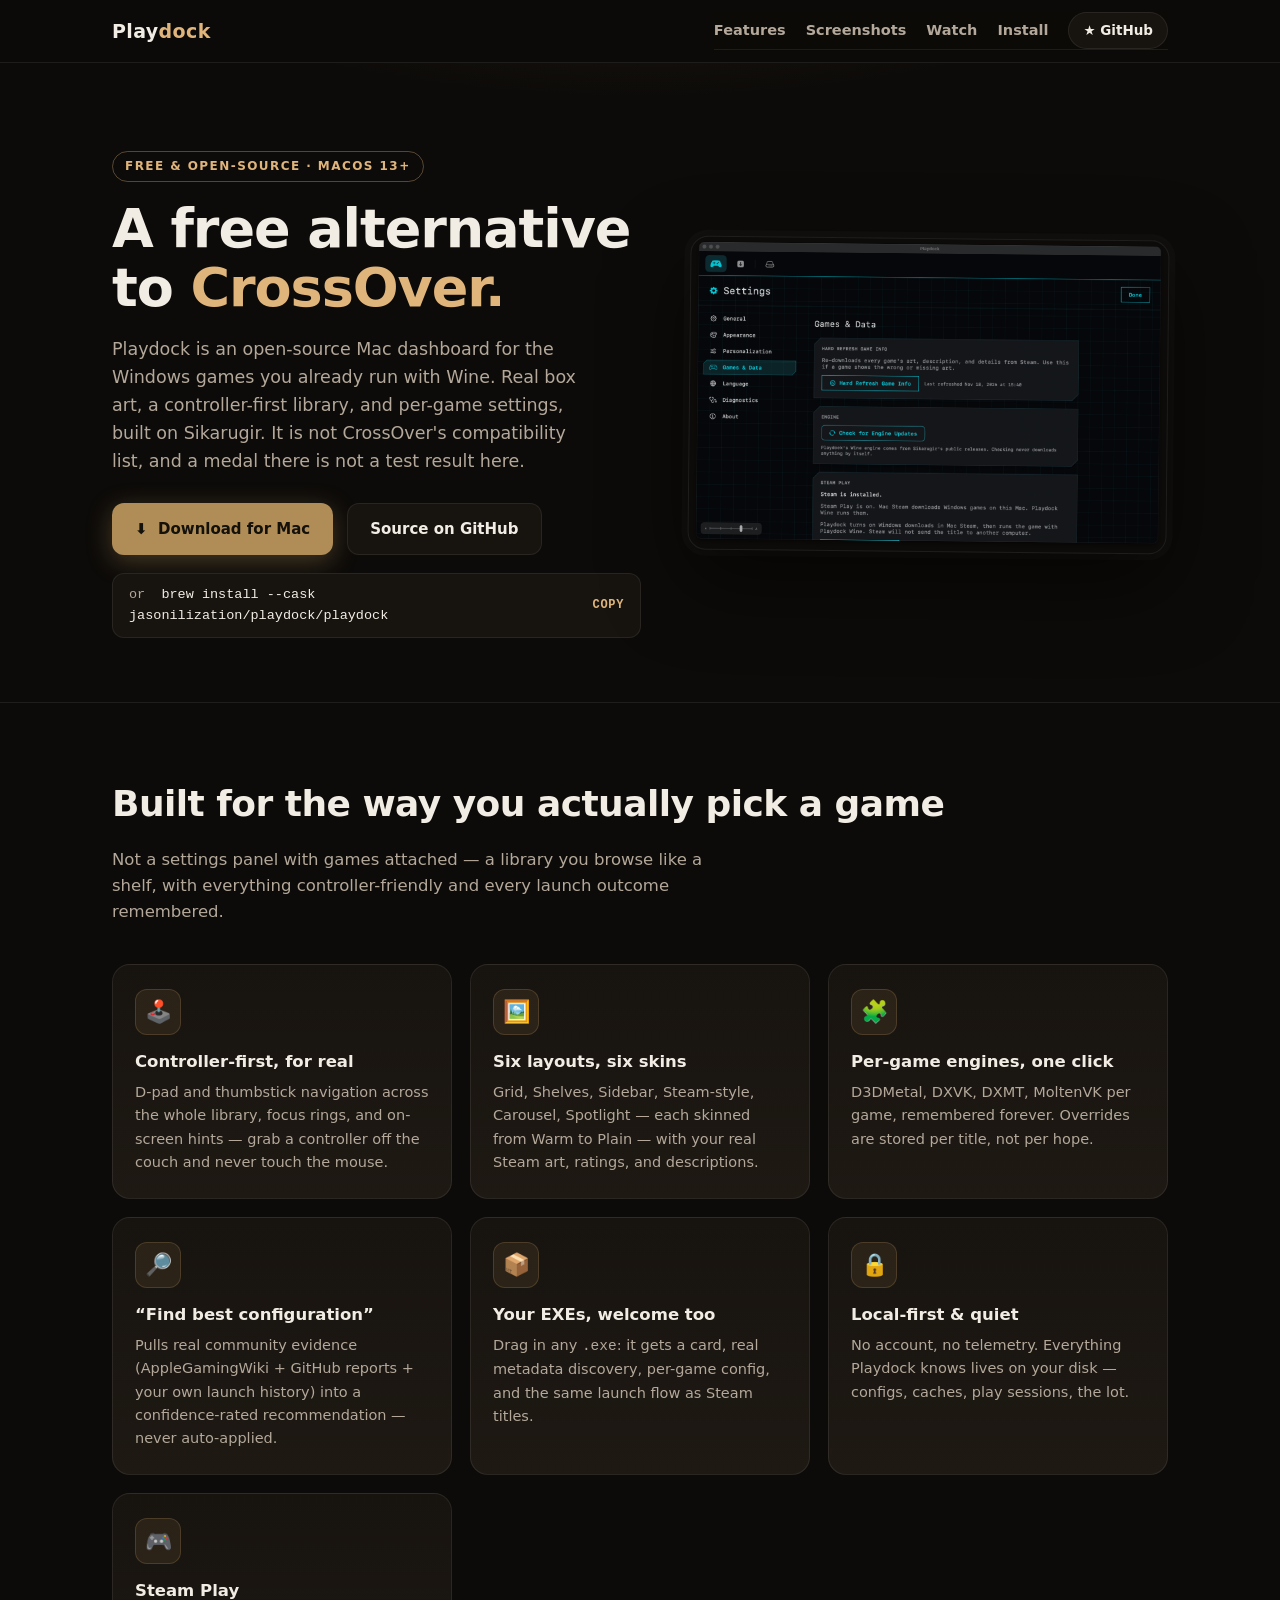
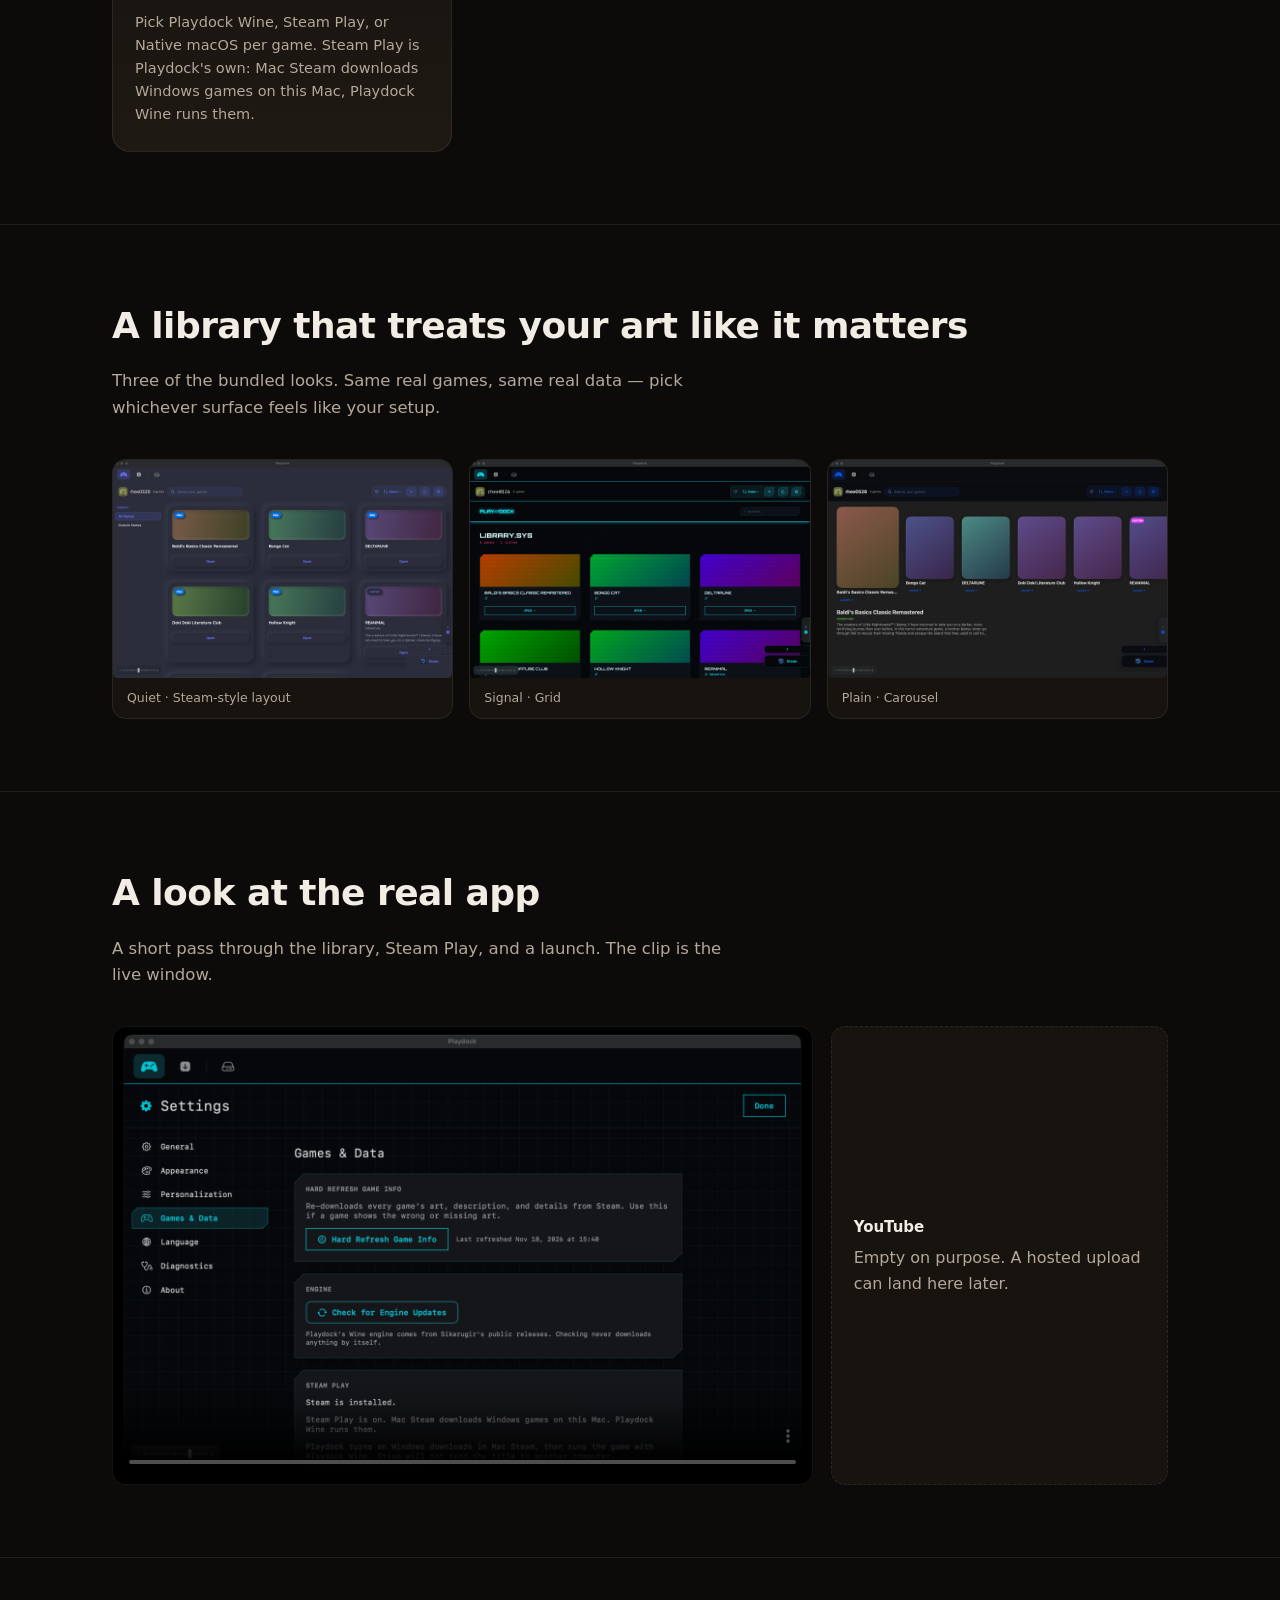
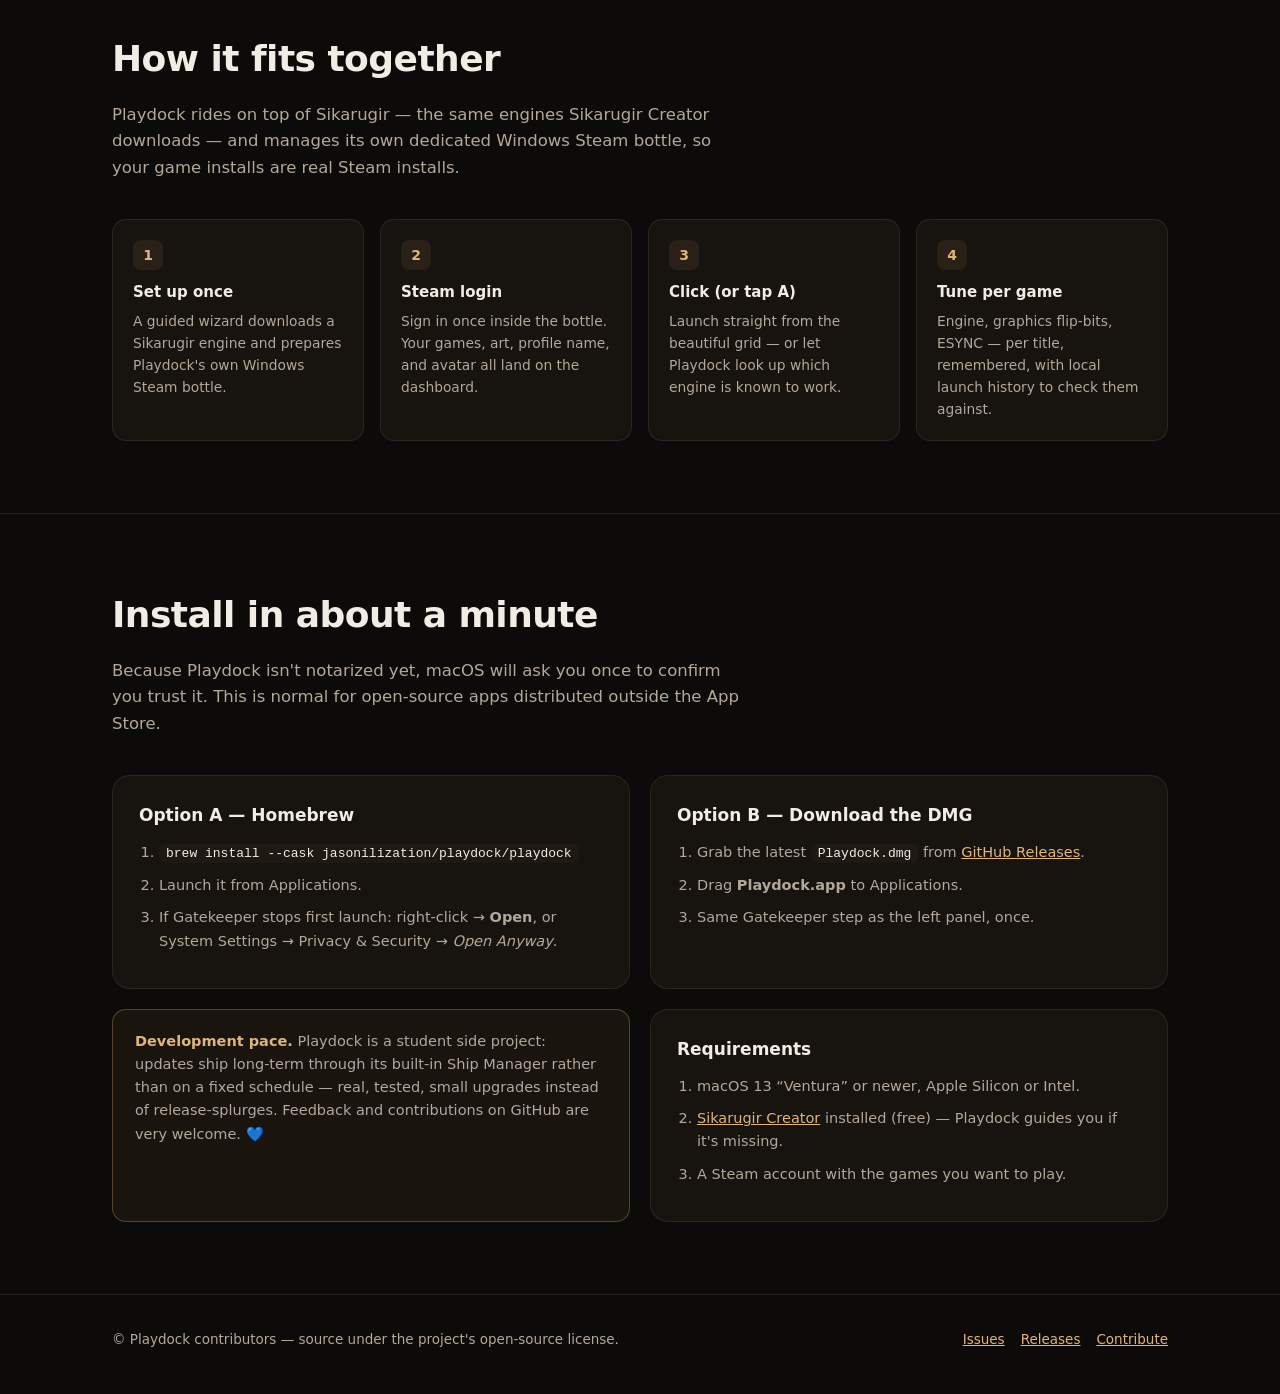
<file: docs/index.html>
<!doctype html>
<html lang="en">
<head>
<meta charset="utf-8">
<meta name="viewport" content="width=device-width, initial-scale=1">
<title>Playdock — A free alternative to CrossOver</title>
<meta name="description" content="Playdock is a free, open-source Mac dashboard for the Windows games you run with Wine. Built on Sikarugir. Not CrossOver's compatibility list.">
<meta property="og:title" content="Playdock — a free alternative to CrossOver">
<meta property="og:description" content="A free Mac dashboard for the Windows games you run with Wine. Built on Sikarugir.">
<meta property="og:image" content="screenshots/steam-play.png">
<link rel="icon" href="data:image/svg+xml,&lt;svg xmlns='http://www.w3.org/2000/svg' viewBox='0 0 100 100'&gt;&lt;text y='.9em' font-size='90'&gt;🎮&lt;/text&gt;&lt;/svg&gt;">
<style>
:root {
  --bg: #0d0b09;
  --panel: #17130f;
  --panel-2: #1e1913;
  --line: rgba(255, 255, 255, 0.08);
  --fg: #f2ede4;
  --dim: #b3a89a;
  --accent: #b08d57;
  --accent-2: #e0b57c;
  --ok: #4fd18b;
  --radius: 18px;
  color-scheme: dark;
}
* { box-sizing: border-box; margin: 0; }
html { scroll-behavior: smooth; }
body {
  background: var(--bg);
  color: var(--fg);
  font: 16px/1.6 -apple-system, BlinkMacSystemFont, "SF Pro Text", "Segoe UI", system-ui, sans-serif;
  -webkit-font-smoothing: antialiased;
}
a { color: var(--accent-2); }
.wrap { max-width: 1100px; margin: 0 auto; padding: 0 22px; }

/* ---------- nav ---------- */
nav {
  position: sticky; top: 0; z-index: 10;
  backdrop-filter: blur(12px);
  background: rgba(13, 11, 9, 0.75);
  border-bottom: 1px solid var(--line);
}
nav .wrap { display: flex; align-items: center; gap: 24px; height: 62px; }
.brand { font-weight: 800; font-size: 19px; letter-spacing: 0.02em; color: var(--fg); text-decoration: none; }
.brand em { color: var(--accent-2); font-style: normal; }
nav nav { display: flex; gap: 20px; margin-left: auto; align-items: center; }
nav a.nav-link { color: var(--dim); text-decoration: none; font-size: 14.5px; font-weight: 600; }
nav a.nav-link:hover { color: var(--fg); }
nav a.gh {
  border: 1px solid var(--line); padding: 7px 14px; border-radius: 999px;
  color: var(--fg); font-size: 13.5px; font-weight: 600; text-decoration: none;
  background: var(--panel);
}
nav a.gh:hover { border-color: var(--accent); }

/* ---------- hero ---------- */
.hero { padding: 88px 0 64px; position: relative; overflow: hidden; }
.hero::before {
  content: "";
  position: absolute; inset: -200px -100px auto;
  height: 560px;
  background: radial-gradient(60% 60% at 50% 0%, rgba(176, 141, 87, 0.16), transparent 70%);
  pointer-events: none;
}
.hero .wrap { position: relative; display: grid; grid-template-columns: 1.05fr 0.95fr; gap: 48px; align-items: center; }
.kicker {
  display: inline-block; font-size: 12px; font-weight: 700; letter-spacing: 0.12em;
  text-transform: uppercase; color: var(--accent-2);
  border: 1px solid rgba(224, 181, 124, 0.35); border-radius: 999px; padding: 5px 12px;
  margin-bottom: 18px;
}
h1 { font-size: clamp(34px, 5vw, 54px); line-height: 1.08; font-weight: 800; letter-spacing: -0.02em; }
h1 .accent { color: var(--accent-2); }
.sub { color: var(--dim); font-size: 17.5px; margin: 18px 0 28px; max-width: 480px; }
.cta-row { display: flex; gap: 14px; flex-wrap: wrap; align-items: center; }
.btn {
  display: inline-flex; align-items: center; gap: 9px;
  padding: 13px 22px; border-radius: 12px; font-weight: 700; font-size: 15px;
  text-decoration: none; border: 1px solid transparent; transition: transform 0.12s ease, box-shadow 0.12s ease;
}
.btn:hover { transform: translateY(-1px); }
.btn.primary { background: var(--accent); color: #14110b; box-shadow: 0 6px 24px rgba(176, 141, 87, 0.35); }
.btn.primary:hover { background: var(--accent-2); }
.btn.ghost { background: var(--panel); color: var(--fg); border-color: var(--line); }
.btn.ghost:hover { border-color: var(--accent); }
.brew {
  margin-top: 18px;
  display: inline-flex; align-items: center; gap: 12px;
  background: var(--panel); border: 1px solid var(--line); border-radius: 12px;
  padding: 10px 16px; font-family: "SF Mono", Menlo, monospace; font-size: 13.5px; color: var(--dim);
}
.brew code { color: var(--fg); }
.brew button {
  border: none; background: none; cursor: pointer; color: var(--accent-2);
  font: inherit; padding: 0; font-size: 12px; font-weight: 700; text-transform: uppercase; letter-spacing: 0.06em;
}
.hero-shot {
  border-radius: var(--radius);
  border: 1px solid var(--line);
  overflow: hidden;
  box-shadow: 0 30px 80px rgba(0, 0, 0, 0.55), 0 0 0 6px rgba(255, 255, 255, 0.02);
  transform: rotate(0.6deg);
}
.hero-shot img { display: block; width: 100%; }

/* ---------- sections ---------- */
section { padding: 72px 0; border-top: 1px solid var(--line); }
h2 { font-size: clamp(26px, 3.4vw, 36px); font-weight: 800; letter-spacing: -0.015em; margin-bottom: 14px; }
.section-sub { color: var(--dim); max-width: 640px; margin-bottom: 38px; font-size: 16.5px; }

.features { display: grid; grid-template-columns: repeat(3, 1fr); gap: 18px; }
.feature {
  background: linear-gradient(180deg, var(--panel), var(--panel-2));
  border: 1px solid var(--line); border-radius: var(--radius);
  padding: 24px 22px;
}
.feature .icon {
  font-size: 22px; width: 46px; height: 46px; display: grid; place-items: center;
  background: rgba(176, 141, 87, 0.12); border: 1px solid rgba(176, 141, 87, 0.25);
  border-radius: 12px; margin-bottom: 14px;
}
.feature h3 { font-size: 16.5px; margin-bottom: 6px; }
.feature p { color: var(--dim); font-size: 14.5px; }

/* screenshots strip */
.shot-row { display: grid; grid-template-columns: repeat(3, 1fr); gap: 16px; }
.shot-row figure { border: 1px solid var(--line); border-radius: 14px; overflow: hidden; background: var(--panel); }
.shot-row img { display: block; width: 100%; }
.shot-row figcaption { padding: 10px 14px; font-size: 12.5px; color: var(--dim); }

.watch { display: grid; grid-template-columns: 1.35fr 0.65fr; gap: 18px; align-items: stretch; }
.watch video {
  width: 100%; display: block; background: #000;
  border-radius: 14px; border: 1px solid var(--line);
}
.yt-slot {
  border: 1px dashed var(--line); border-radius: 14px;
  background: var(--panel); padding: 22px;
  display: flex; flex-direction: column; justify-content: center; gap: 6px;
  color: var(--dim); min-height: 180px;
}
.yt-slot strong { color: var(--fg); font-size: 15px; }

/* how it works */
.steps { display: grid; grid-template-columns: repeat(4, 1fr); gap: 16px; counter-reset: step; }
.step { background: var(--panel); border: 1px solid var(--line); border-radius: 14px; padding: 20px; position: relative; }
.step::before {
  counter-increment: step; content: counter(step);
  display: inline-grid; place-items: center;
  width: 30px; height: 30px; border-radius: 8px;
  background: rgba(176, 141, 87, 0.12); color: var(--accent-2);
  font-weight: 800; font-size: 14px; margin-bottom: 10px;
}
.step h3 { font-size: 15px; margin-bottom: 6px; }
.step p { color: var(--dim); font-size: 13.8px; }

/* install */
.install-grid { display: grid; grid-template-columns: 1fr 1fr; gap: 20px; }
.panel {
  background: var(--panel); border: 1px solid var(--line); border-radius: var(--radius); padding: 26px;
}
.panel h3 { font-size: 17px; margin-bottom: 12px; }
.panel ol { padding-left: 20px; color: var(--dim); font-size: 14.5px; }
.panel ol li { margin: 9px 0; }
.panel code { background: var(--panel-2); padding: 2px 7px; border-radius: 6px; font-size: 13px; color: var(--fg); }

.notice {
  border: 1px solid rgba(176, 141, 87, 0.4);
  background: rgba(176, 141, 87, 0.07);
  border-radius: 14px; padding: 20px 22px; color: var(--dim); font-size: 14.5px;
}
.notice strong { color: var(--accent-2); }

footer { border-top: 1px solid var(--line); padding: 34px 0 44px; color: var(--dim); font-size: 13.5px; }
footer .wrap { display: flex; gap: 18px; flex-wrap: wrap; align-items: center; }
footer .right { margin-left: auto; display: flex; gap: 16px; }

@media (max-width: 900px) {
  .hero .wrap { grid-template-columns: 1fr; }
  .features { grid-template-columns: 1fr 1fr; }
  .steps { grid-template-columns: 1fr 1fr; }
  .install-grid { grid-template-columns: 1fr; }
  .shot-row { grid-template-columns: 1fr; }
  .watch { grid-template-columns: 1fr; }
}
@media (max-width: 560px) {
  .features, .steps { grid-template-columns: 1fr; }
  nav .hide-sm { display: none; }
}
</style>
</head>
<body>

<nav>
  <div class="wrap">
    <a class="brand" href="#">Play<em>dock</em></a>
    <nav>
      <a class="nav-link hide-sm" href="#features">Features</a>
      <a class="nav-link hide-sm" href="#screenshots">Screenshots</a>
      <a class="nav-link hide-sm" href="#watch">Watch</a>
      <a class="nav-link hide-sm" href="#install">Install</a>
      <a class="gh" href="https://github.com/Jasonilization/Playdock">★ GitHub</a>
    </nav>
  </div>
</nav>

<header class="hero">
  <div class="wrap">
    <div>
      <span class="kicker">Free &amp; open-source · macOS 13+</span>
      <h1>A free alternative to <span class="accent">CrossOver.</span></h1>
      <p class="sub">
        Playdock is an open-source Mac dashboard for the Windows games you already run with Wine.
        Real box art, a controller-first library, and per-game settings, built on Sikarugir.
        It is not CrossOver's compatibility list, and a medal there is not a test result here.
      </p>
      <div class="cta-row">
        <a class="btn primary" href="https://github.com/Jasonilization/Playdock/releases/latest">⬇&nbsp; Download for Mac</a>
        <a class="btn ghost" href="https://github.com/Jasonilization/Playdock">Source on GitHub</a>
      </div>
      <div class="brew">
        <span>or &nbsp;<code>brew install --cask jasonilization/playdock/playdock</code></span>
        <button onclick="navigator.clipboard && navigator.clipboard.writeText('brew install --cask jasonilization/playdock/playdock'); this.textContent='copied ✓';">copy</button>
      </div>
    </div>
    <div class="hero-shot">
      <img src="screenshots/steam-play.png" alt="Playdock game page with Steam Play selected, starting the game from the Steam app" loading="eager">
    </div>
  </div>
</header>

<section id="features">
  <div class="wrap">
    <h2>Built for the way you actually pick a game</h2>
    <p class="section-sub">Not a settings panel with games attached — a library you browse like a shelf, with everything controller-friendly and every launch outcome remembered.</p>
    <div class="features">
      <div class="feature"><div class="icon">🕹️</div><h3>Controller-first, for real</h3>
        <p>D-pad and thumbstick navigation across the whole library, focus rings, and on-screen hints — grab a controller off the couch and never touch the mouse.</p></div>
      <div class="feature"><div class="icon">🖼️</div><h3>Six layouts, six skins</h3>
        <p>Grid, Shelves, Sidebar, Steam-style, Carousel, Spotlight — each skinned from Warm to Plain — with your real Steam art, ratings, and descriptions.</p></div>
      <div class="feature"><div class="icon">🧩</div><h3>Per-game engines, one click</h3>
        <p>D3DMetal, DXVK, DXMT, MoltenVK per game, remembered forever. Overrides are stored per title, not per hope.</p></div>
      <div class="feature"><div class="icon">🔎</div><h3>“Find best configuration”</h3>
        <p>Pulls real community evidence (AppleGamingWiki + GitHub reports + your own launch history) into a confidence-rated recommendation — never auto-applied.</p></div>
      <div class="feature"><div class="icon">📦</div><h3>Your EXEs, welcome too</h3>
        <p>Drag in any <code>.exe</code>: it gets a card, real metadata discovery, per-game config, and the same launch flow as Steam titles.</p></div>
      <div class="feature"><div class="icon">🔒</div><h3>Local-first &amp; quiet</h3>
        <p>No account, no telemetry. Everything Playdock knows lives on your disk — configs, caches, play sessions, the lot.</p></div>
      <div class="feature"><div class="icon">🎮</div><h3>Steam Play</h3>
        <p>Pick Playdock Wine, Steam Play, or Native macOS per game. Steam Play is Playdock's own: Mac Steam downloads Windows games on this Mac, Playdock Wine runs them.</p></div>
    </div>
  </div>
</section>

<section id="screenshots">
  <div class="wrap">
    <h2>A library that treats your art like it matters</h2>
    <p class="section-sub">Three of the bundled looks. Same real games, same real data — pick whichever surface feels like your setup.</p>
    <div class="shot-row">
      <figure><img src="screenshots/soft-steam-style.png" alt="Quiet skin with Steam-style layout" loading="lazy"><figcaption>Quiet · Steam-style layout</figcaption></figure>
      <figure><img src="screenshots/terminal-grid.png" alt="Signal skin grid" loading="lazy"><figcaption>Signal · Grid</figcaption></figure>
      <figure><img src="screenshots/minimal-carousel.png" alt="Plain skin carousel" loading="lazy"><figcaption>Plain · Carousel</figcaption></figure>
    </div>
  </div>
</section>

<section id="watch">
  <div class="wrap">
    <h2>A look at the real app</h2>
    <p class="section-sub">A short pass through the library, Steam Play, and a launch. The clip is the live window.</p>
    <div class="watch">
      <video controls playsinline poster="screenshots/steam-play.png" src="playdock-pass.mp4"></video>
      <div class="yt-slot">
        <strong>YouTube</strong>
        <p>Empty on purpose. A hosted upload can land here later.</p>
      </div>
    </div>
  </div>
</section>

<section id="how">
  <div class="wrap">
    <h2>How it fits together</h2>
    <p class="section-sub">Playdock rides on top of Sikarugir — the same engines Sikarugir Creator downloads — and manages its own dedicated Windows Steam bottle, so your game installs are real Steam installs.</p>
    <div class="steps">
      <div class="step"><h3>Set up once</h3><p>A guided wizard downloads a Sikarugir engine and prepares Playdock's own Windows Steam bottle.</p></div>
      <div class="step"><h3>Steam login</h3><p>Sign in once inside the bottle. Your games, art, profile name, and avatar all land on the dashboard.</p></div>
      <div class="step"><h3>Click (or tap A)</h3><p>Launch straight from the beautiful grid — or let Playdock look up which engine is known to work.</p></div>
      <div class="step"><h3>Tune per game</h3><p>Engine, graphics flip-bits, ESYNC — per title, remembered, with local launch history to check them against.</p></div>
    </div>
  </div>
</section>

<section id="install">
  <div class="wrap">
    <h2>Install in about a minute</h2>
    <p class="section-sub">Because Playdock isn't notarized yet, macOS will ask you once to confirm you trust it. This is normal for open-source apps distributed outside the App Store.</p>
    <div class="install-grid">
      <div class="panel">
        <h3>Option A — Homebrew</h3>
        <ol>
          <li><code>brew install --cask jasonilization/playdock/playdock</code></li>
          <li>Launch it from Applications.</li>
          <li>If Gatekeeper stops first launch: right-click → <strong>Open</strong>, or System Settings → Privacy &amp; Security → <em>Open Anyway</em>.</li>
        </ol>
      </div>
      <div class="panel">
        <h3>Option B — Download the DMG</h3>
        <ol>
          <li>Grab the latest <code>Playdock.dmg</code> from <a href="https://github.com/Jasonilization/Playdock/releases/latest">GitHub Releases</a>.</li>
          <li>Drag <strong>Playdock.app</strong> to Applications.</li>
          <li>Same Gatekeeper step as the left panel, once.</li>
        </ol>
      </div>
    </div>
    <div class="install-grid" style="margin-top:20px">
      <div class="notice">
        <strong>Development pace.</strong> Playdock is a student side project: updates ship long-term through its built-in Ship Manager rather than on a fixed schedule — real, tested, small upgrades instead of release-splurges. Feedback and contributions on GitHub are very welcome. 💙
      </div>
      <div class="panel">
        <h3>Requirements</h3>
        <ol>
          <li>macOS 13 “Ventura” or newer, Apple Silicon or Intel.</li>
          <li><a href="https://github.com/Sikarugir-App/Sikarugir">Sikarugir Creator</a> installed (free) — Playdock guides you if it's missing.</li>
          <li>A Steam account with the games you want to play.</li>
        </ol>
      </div>
    </div>
  </div>
</section>

<footer>
  <div class="wrap">
    <span>© Playdock contributors — source under the project's open-source license.</span>
    <div class="right">
      <a href="https://github.com/Jasonilization/Playdock/issues">Issues</a>
      <a href="https://github.com/Jasonilization/Playdock/releases">Releases</a>
      <a href="https://github.com/Jasonilization/Playdock/blob/main/CONTRIBUTING.md">Contribute</a>
    </div>
  </div>
</footer>

</body>
</html>
</file>
